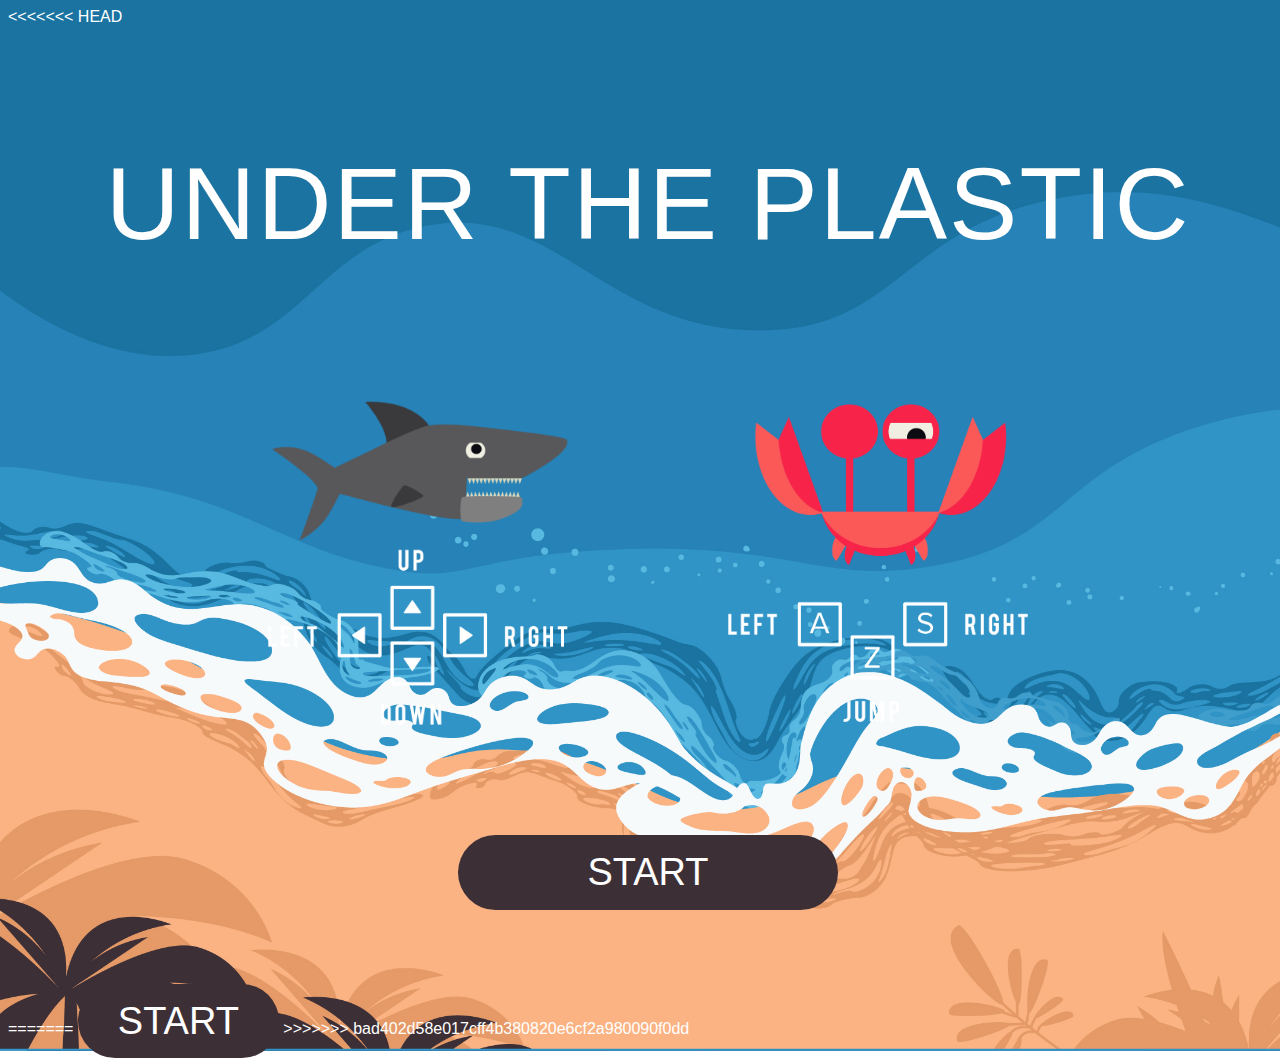
<file: index.html>
<!DOCTYPE html>
<html lang="en">
<head>
    <meta charset="UTF-8">
    <meta name="viewport" content="width=device-width, initial-scale=1.0">
    <meta http-equiv="X-UA-Compatible" content="ie=e6dge">
    <title>Canvas</title>
    <link rel="stylesheet" href="styles/styles.css">
</head>
<body>
<<<<<<< HEAD
    <!-- <video autoplay muted loop id="my-video">
        <source src="audio/ocean.mp4" type="video/mp4">
    </video> -->
    <div class="wrapper">
        <h1>UNDER THE PLASTIC</h1>
        
        <div class="container-animals">
            <img src="imgs/controls1.png" alt="">
            <img src="imgs/controls2.png" alt="">
        </div>
        <a href="canvas.html" id="start-button" >START</a>
        </div>
=======
    <a href="canvas.html" id="start-button" >START</a>
>>>>>>> bad402d58e017cff4b380820e6cf2a980090f0dd
</body>
</html>
</file>
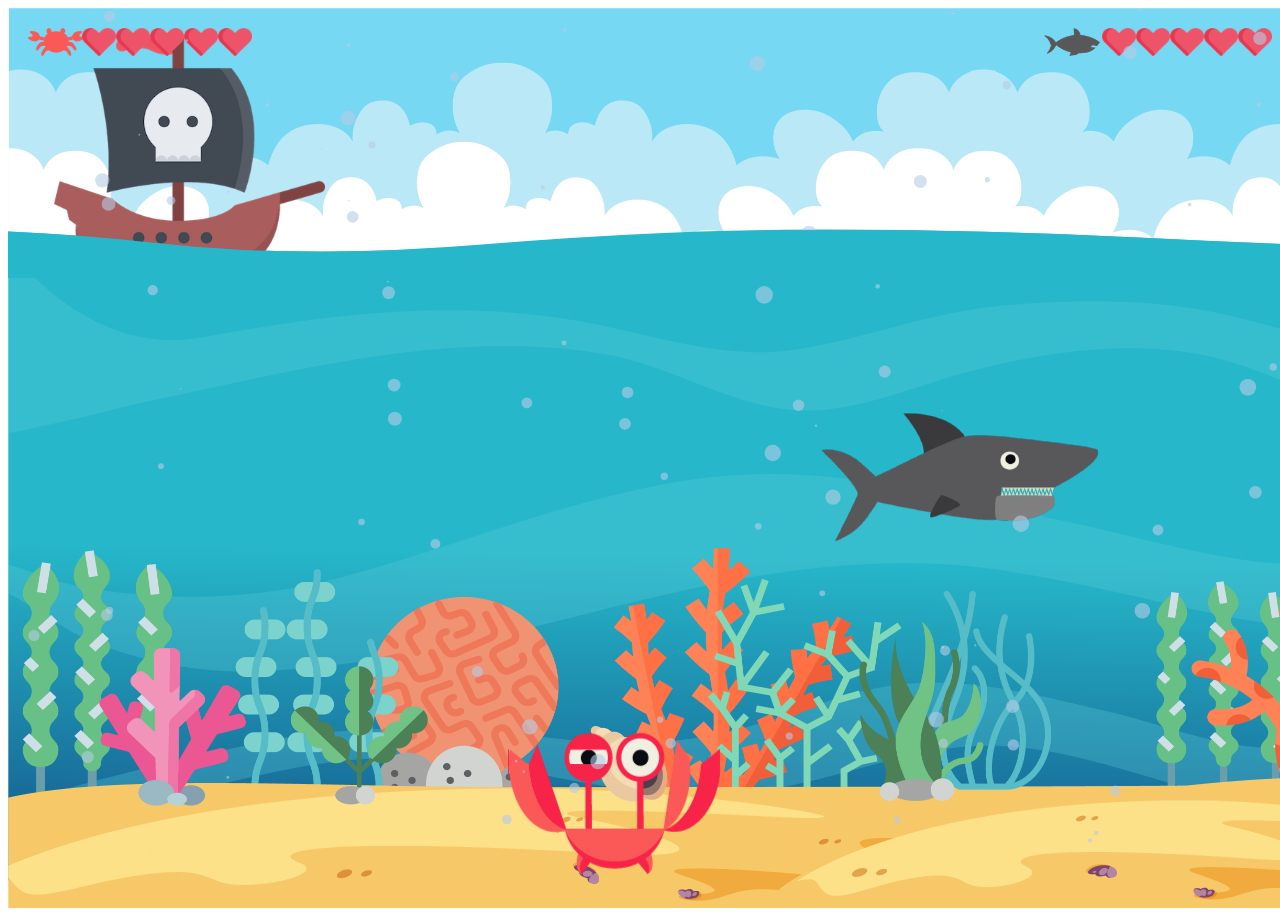
<file: canvas.html>
<!DOCTYPE html>
<html lang="en">
<head>
    <meta charset="UTF-8">
    <meta name="viewport" content="width=device-width, initial-scale=1.0">
    <meta http-equiv="X-UA-Compatible" content="ie=edge">
    <title>Document</title>
</head>

<body>
    <canvas></canvas>
    <script src="scripts/main.js"></script>
    <script src="scripts/bubbles.js"></script>
    <script src="scripts/audio.js"></script>
    <script src="scripts/background.js"></script>
    <script src="scripts/heros.js"></script>
    <script src="scripts/agüita.js"></script>
    <script src="scripts/pirates.js"></script>
    <script src="scripts/lifes.js"></script>
    <script src="scripts/food.js"></script>
    <script src="scripts/variables.js"></script>
    <script src="scripts/handlers.js"></script>
    <script>
        startGame();
    </script>


</body>
</html>
</file>
<file: styles/styles.css>
<<<<<<< HEAD
@import url('https://fonts.googleapis.com/css?family=Oswald:400,600&display=swap');
=======
@import url('https://fonts.googleapis.com/css?family=Poppins:900&display=swap');
>>>>>>> bad402d58e017cff4b380820e6cf2a980090f0dd

*{
    margin: 0;
    padding: 0;
<<<<<<< HEAD
}


body {
    font-family: 'Oswald', sans-serif;
    color: #fff;
    width: 100%;
    height: 100%;
    background-image: url('../imgs/beach-bg-01.jpg');
    background-repeat: no-repeat;
    background-size: cover;
    font-family: 'Oswald', sans-serif;
}
h1{
    font-family: 'Oswald', sans-serif;
    letter-spacing: 2px;
    font-size: 6.4rem;
    font-weight: 400;
    padding:50px 0;

}
.wrapper{
    text-align: center;
    /* padding-bottom: 180px ; */
    display: flex;
    flex-direction: column;
    justify-content: center;
    align-items: colums;
}

a {
    font-size: 38px;
    padding:  16px 40px;
    margin: 90px auto;
    width: 300px;
    border-radius: 50px;
    background: #3D2F36;
    color: white;
    font-family: 'Oswald', sans-serif;
    text-decoration: none;
    text-align: center
}
a:hover{
    background: #F72249;
    color: #fff;

}

a>div {
    text-align: center;
    padding: 50px 0;
}
 
.container-animals{
    display: flex;
    flex-wrap: wrap;
    padding: 20px 0;
    align-items: center;
    justify-content: center;
    
}

 img{
    width: 300px;
    padding: 0 80px;
}
=======
    background: blueviolet;
}

/* canvas{
    display: none;
}  */



>>>>>>> bad402d58e017cff4b380820e6cf2a980090f0dd
</file>
